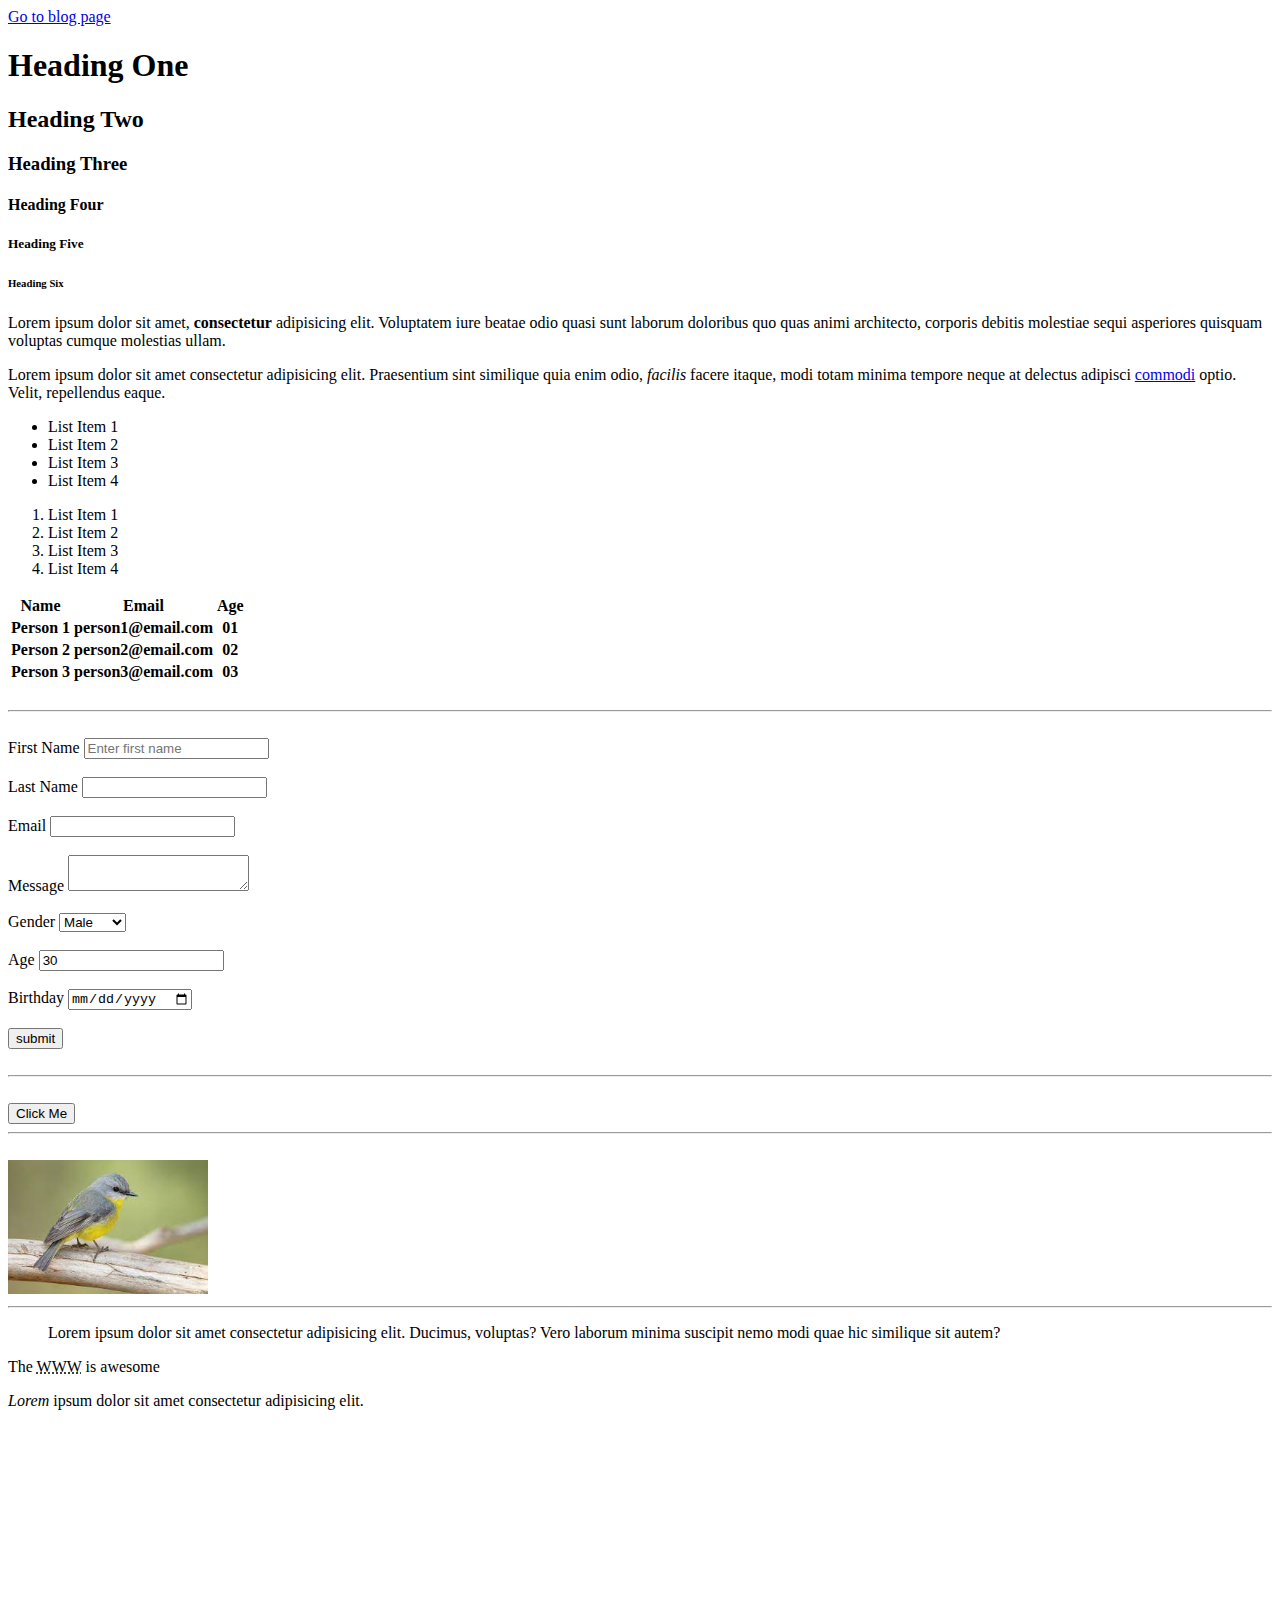
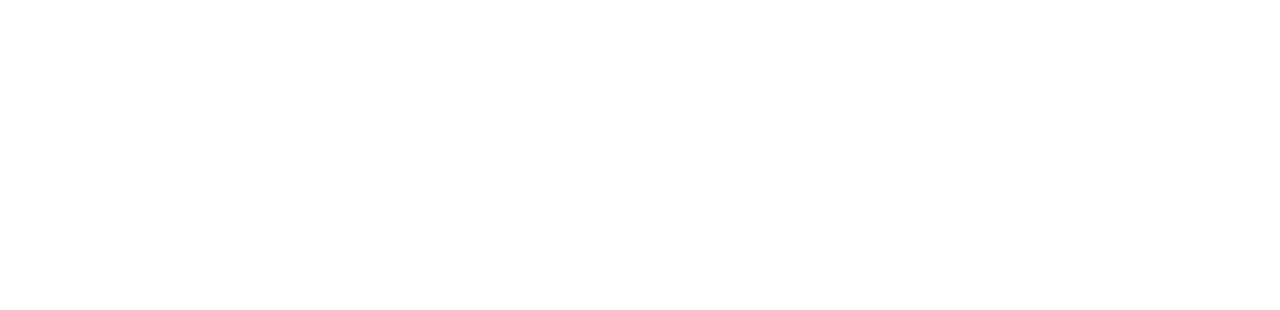
<file: index.html>
<!DOCTYPE html>
<html lang="en">
<head>
    <meta charset="UTF-8">
    <meta http-equiv="X-UA-Compatible" content="IE=edge">
    <meta name="viewport" content="width=device-width, initial-scale=1.0">
    <title>HTML Cheat Sheet</title>
</head>
<body>
    <a href="blog.html">Go to blog page</a>
    <!--Headings-->
    <h1>Heading One</h1>
    <h2>Heading Two</h2>
    <h3>Heading Three</h3>
    <h4>Heading Four</h4>
    <h5>Heading Five</h5>
    <h6>Heading Six</h6>

    <!--Paragrah-->
    <p>Lorem ipsum dolor sit amet, <strong>consectetur</strong> adipisicing elit. Voluptatem iure beatae odio quasi sunt laborum doloribus quo quas animi architecto, corporis debitis molestiae sequi asperiores quisquam voluptas cumque molestias ullam.</p>
    <p>Lorem ipsum dolor sit amet consectetur adipisicing elit. Praesentium sint similique quia enim odio, <em>facilis</em> facere itaque, modi totam minima tempore neque at delectus adipisci <a href="https://www.google.com/" target="_blank"> commodi</a> optio. Velit, repellendus eaque.</p>
    <!--Lists-->
    <ul>
        <li>List Item 1</li>
        <li>List Item 2</li>
        <li>List Item 3</li>
        <li>List Item 4</li>
    </ul>
    <ol>
        <li>List Item 1</li>
        <li>List Item 2</li>
        <li>List Item 3</li>
        <li>List Item 4</li>
    </ol>

    <!--Table-->
    <table>
        <thead>
            <tr>
                <th>Name</th>
                <th>Email</th>
                <th>Age</th>
            </tr>
        </thead>
        <tbody>
            <tr>                
                <th>Person 1</th>
                <th>person1@email.com</th>
                <th>01</th>
            </tr>
            <tr>                
                <th>Person 2</th>
                <th>person2@email.com</th>
                <th>02</th>
            </tr>
            <tr>                
                <th>Person 3</th>
                <th>person3@email.com</th>
                <th>03</th>
            </tr>
        </tbody>
    </table>
    <br>
    <hr>
    <br>
<!--Forms-->
<form action="process.php" method="GET"
<br>
<div>
<label>First Name</label>
<input type="text" name="firstName" placeholder="Enter first name">
</div>
<br>
<div>
<label>Last Name</label>
<input type="text" name="lastName">
</div>
<br>
<div>
<label>Email</label>
<input type="email" name="email">
</div>
<br>
<div>
<label>Message</label>
<textarea name="message"></textarea>
</div>
<br>
<div>
<label>Gender</label>
<select name="gender">
    <option value="male">Male</option>
    <option value="female">Female</option>
    <option value="other">Other</option>
</select>
</div>
<br>
<div>
<label>Age</label>
<input type="number" name="age" value="30">
</div>
<br>
<div>
<label>Birthday</label>
<input type="date" name="birthday" value="30">
</div>
<br>
<div>
<input type="submit" name="submit" value="submit">
</div>
</form>
<br>
<hr>
<br>
<!--Button-->
<button>Click Me</button>
<br>
<hr>
<br>
<!--Image-->
<a href="sample.jpg">
<img src="sample.jpg" alt="My Sample Image" width="200">
</a>
<br>
<hr>
<!--Quotations-->
<blockquote cite="https://www.google.com/">Lorem ipsum dolor sit amet consectetur adipisicing elit. Ducimus, voluptas? Vero laborum minima suscipit nemo modi quae hic similique sit autem?</blockquote>

<p>The <abbr title="World Wide Web">WWW</abbr> is awesome</p>

<p><cite>Lorem</cite> ipsum dolor sit amet consectetur adipisicing elit.</p>


<div style="margin-top:500px" </div>


</body>
</html>
</file>
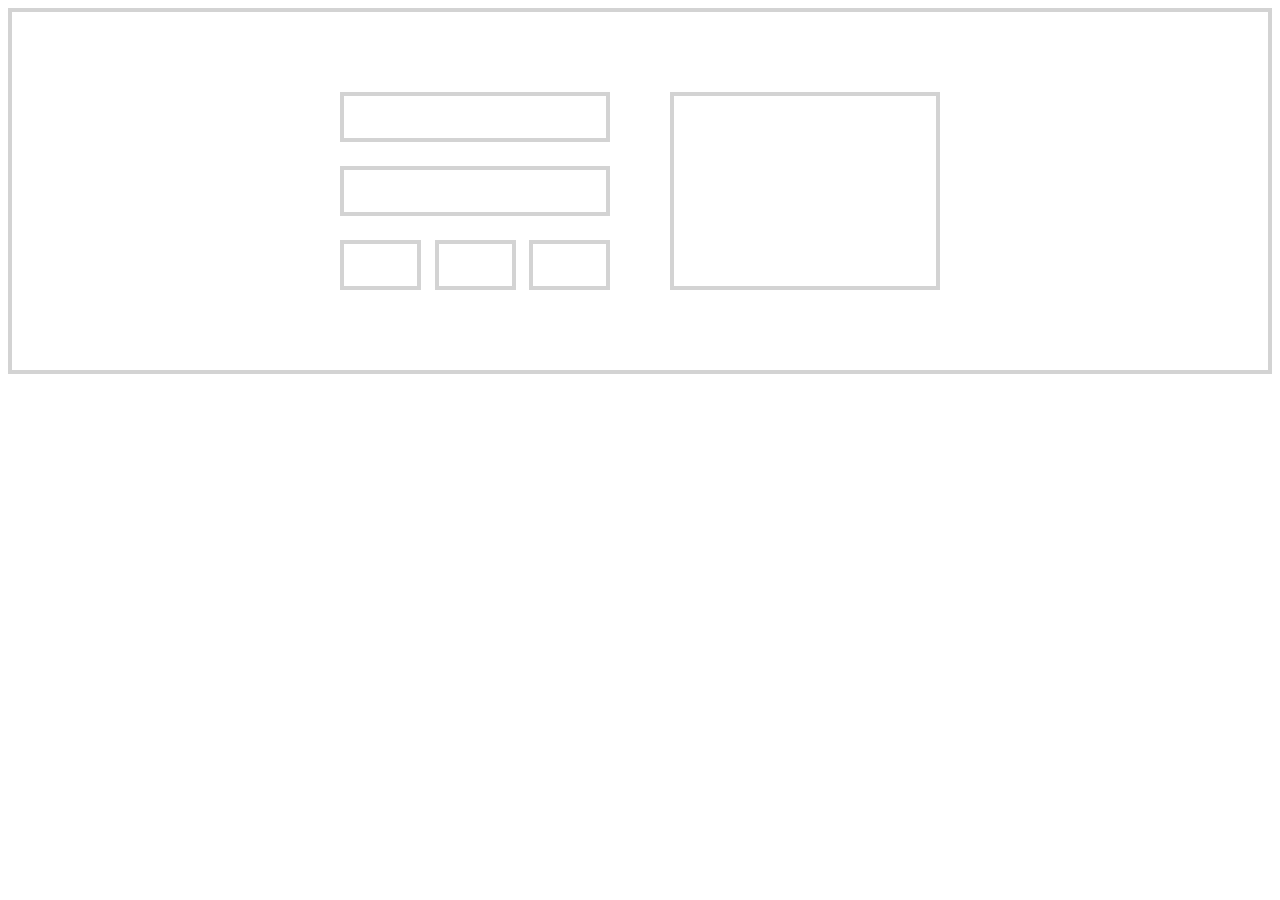
<file: cssbestpractise/index.html>
<!DOCTYPE html>
<html lang="en">
<head>
    <meta charset="UTF-8">
    <meta http-equiv="X-UA-Compatible" content="IE=edge">
    <meta name="viewport" content="width=device-width, initial-scale=1.0">
    <title>Document</title>
    <link rel="stylesheet" href="/cssbestpractise/styles.css">
</head>
<body>
    <div class="container">
        <div class="row">
        <div class="box-wrapper">
            <div class="box box-small"></div>
            <div class="box box-small"></div>

            <div class="tiny-wrapper">
                <div class="box box-tiny"></div>
                <div class="box box-tiny"></div>
                <div class="box box-tiny"></div>
            </div>
        </div>
            <div class=" box box-large"></div>
        </div>
        </div>
    </div> 
    </div>
</body>
</html>
</file>
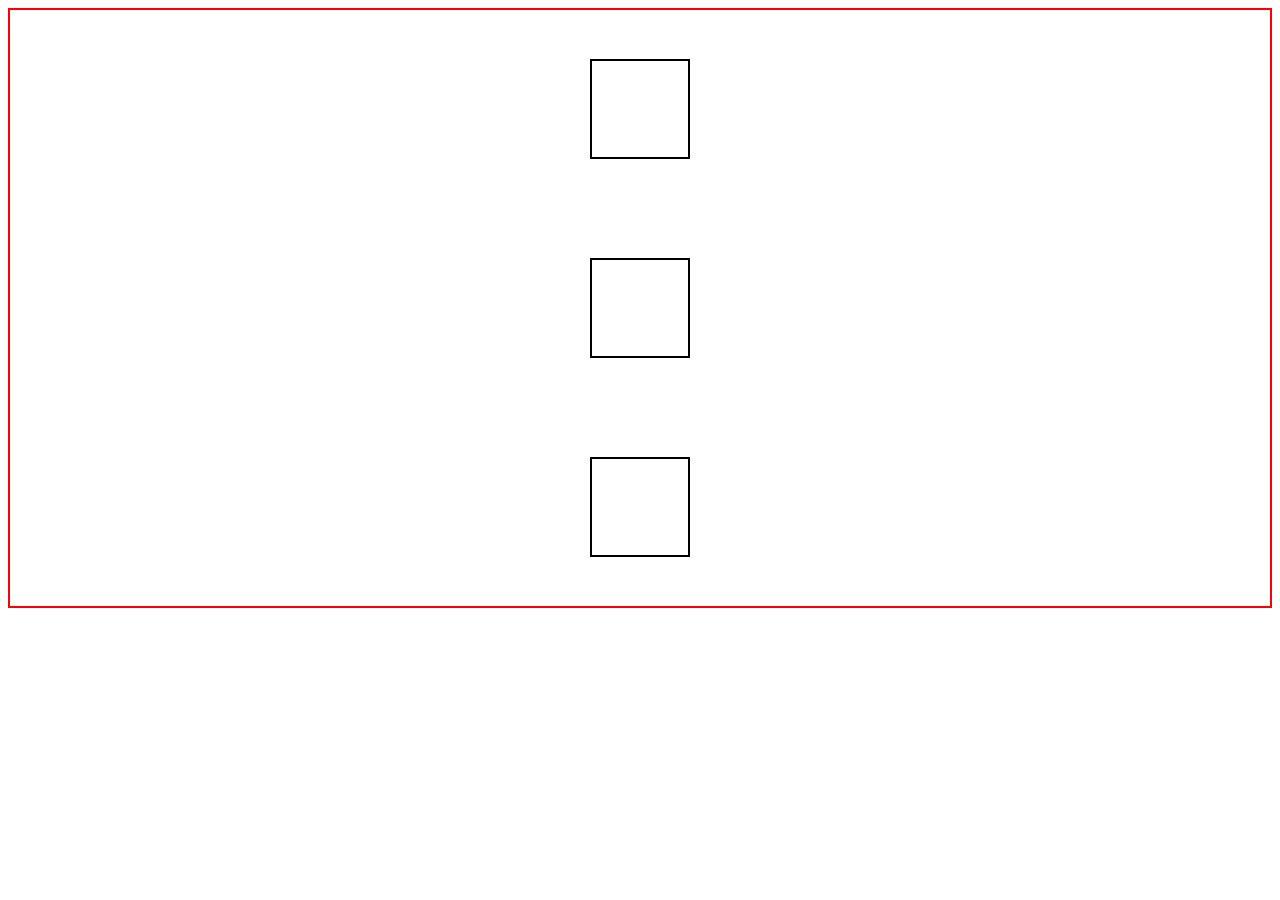
<file: flex/index.html>
<!DOCTYPE html>
<html lang="en">
<head>
    <meta charset="UTF-8">
    <meta http-equiv="X-UA-Compatible" content="IE=edge">
    <meta name="viewport" content="width=device-width, initial-scale=1.0">
    <title>Document</title>
    <link rel="stylesheet" href="./styles.css">
</head>
<body>
<div class="container">
    <div class="box"></div>
    <div class="box"></div>
    <div class="box"></div>
</div>
</body>
</html>
</file>
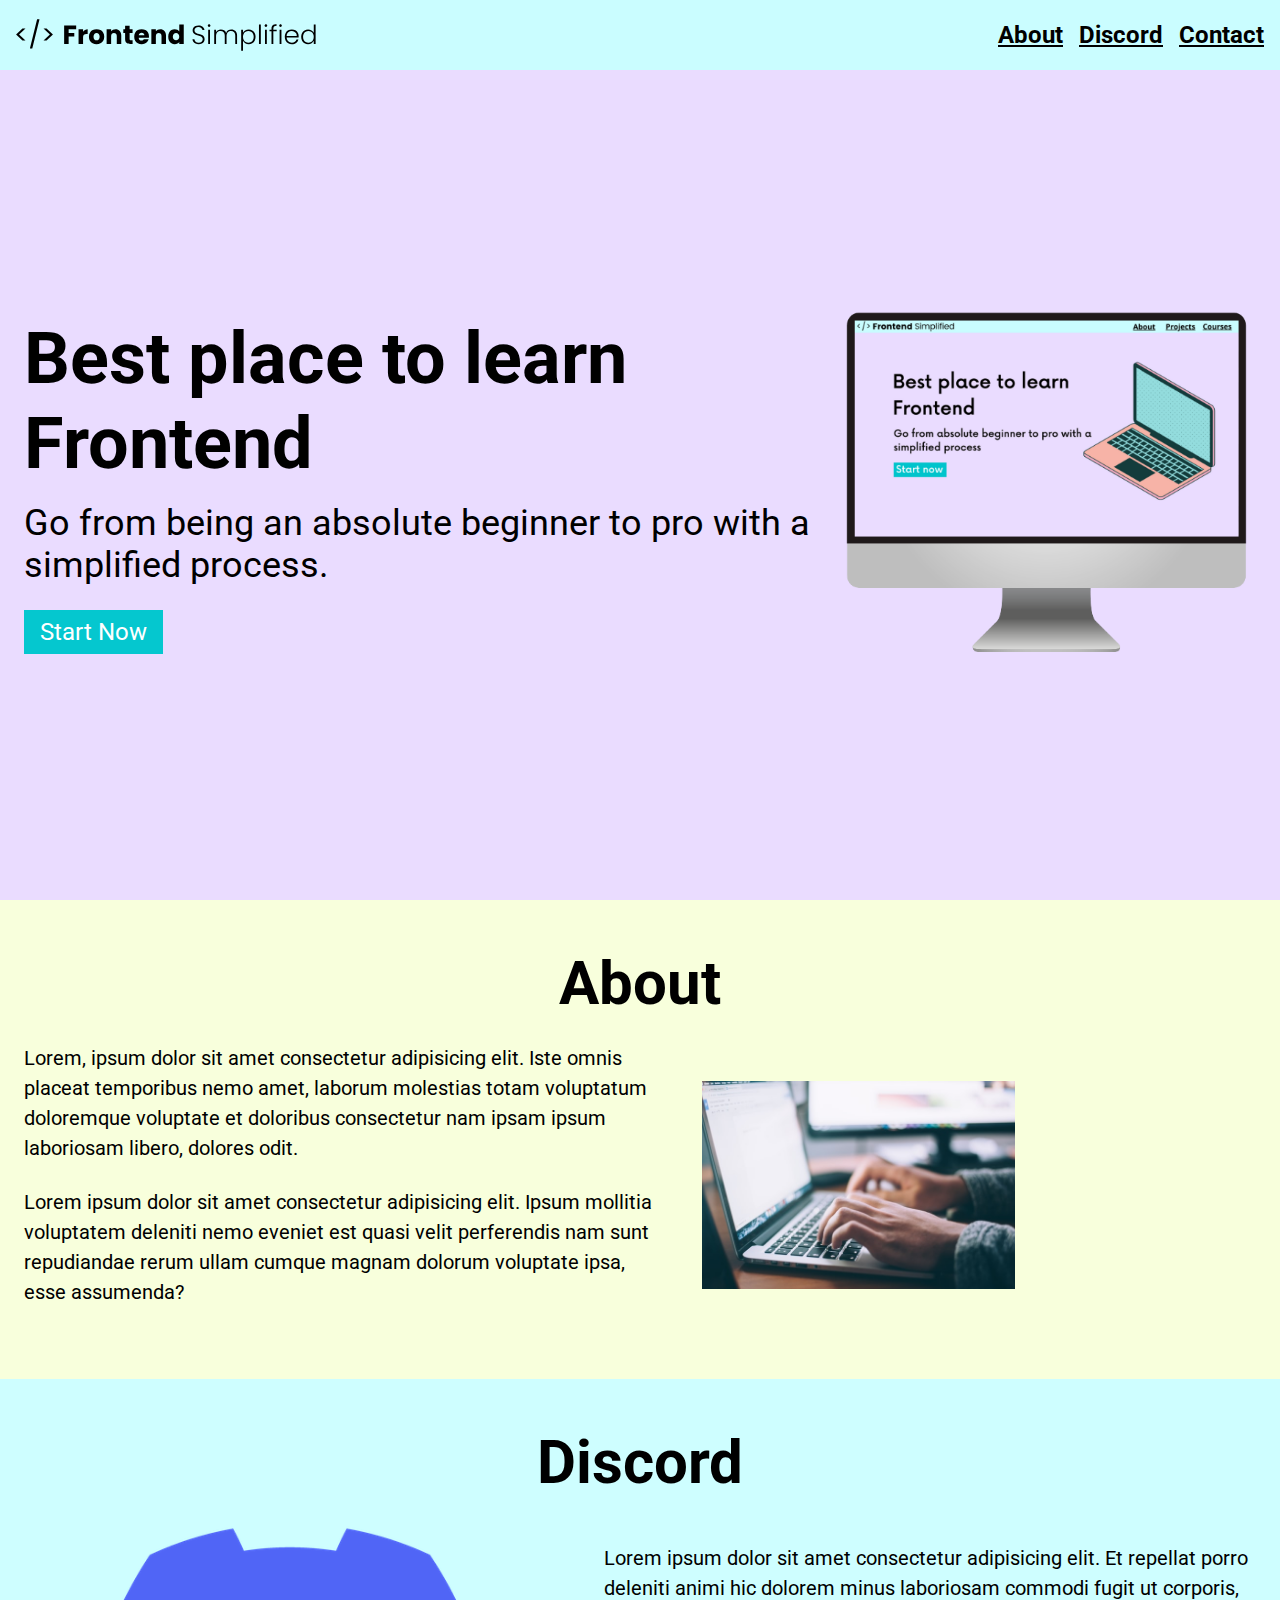
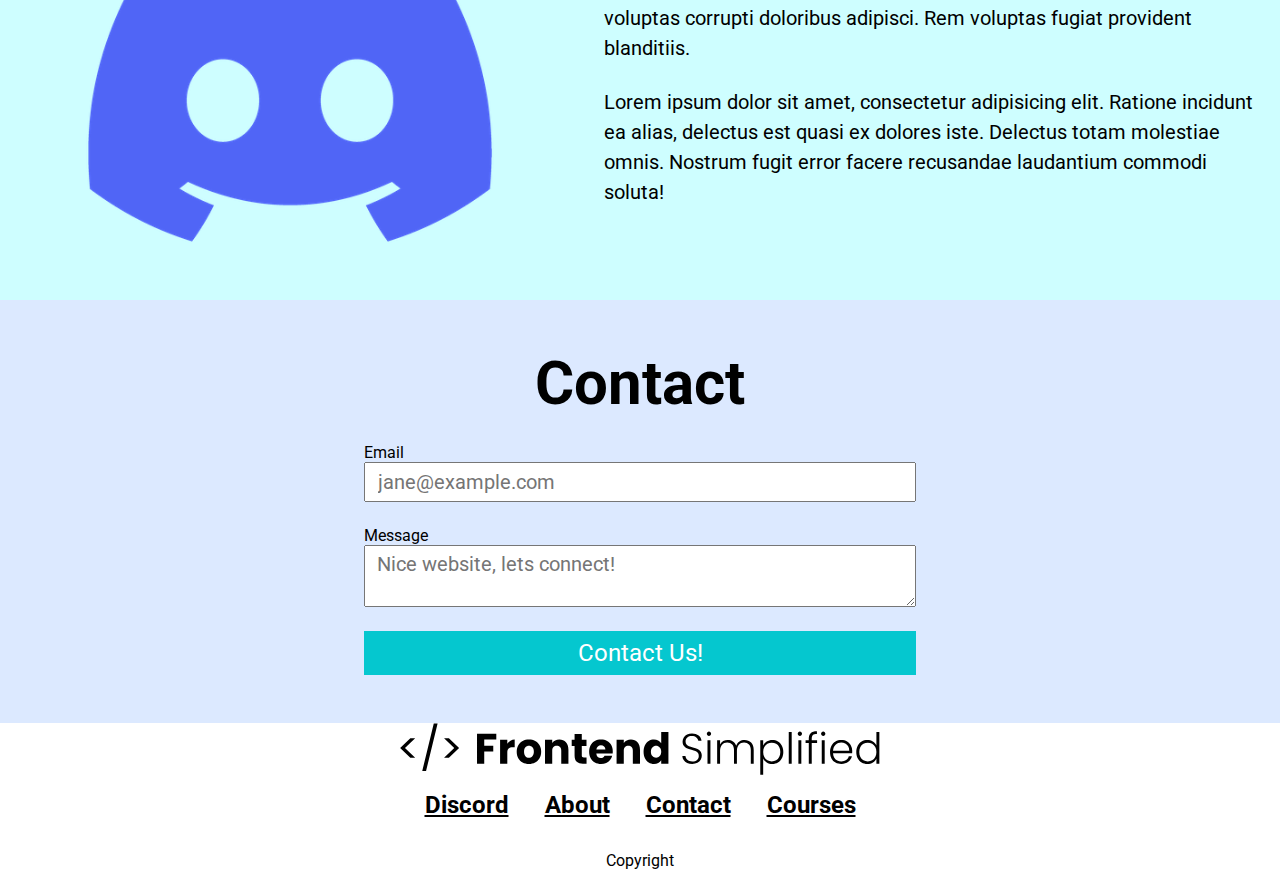
<file: htmltutorial/index.html>
<!DOCTYPE html>
<html lang="en">
<head>
    <meta charset="UTF-8">
    <meta http-equiv="X-UA-Compatible" content="IE=edge">
    <meta name="viewport" content="width=device-width, initial-scale=1.0">
    <title>Document</title> 
    <link rel="stylesheet" href="./style.css">
</head>
<body>
    <section>
        <nav>
            <img src="./assets/FES.svg" class="logo" alt="logo">
            <ul>
                <li><a href="#about">About</a></li>
                <li><a href="#discord">Discord</a></li>
                <li><a href="#contact">Contact</a></li>
            </ul>
        </nav>
        <header>
            <div class="row">
            <div class="home__description">
                <h1>Best place to learn Frontend</h1>
                <p class="subheader">Go from being an absolute beginner to pro with a simplified process.</p>
                <button class="home__description--button">Start Now</button>
            </div>
            <figure><img src="assets/laptop.png" alt="laptop"> </figure>
            </div>
        </header>
    </section>

    <main>
        <section id="about">
            <h2>About</h2>
            <div class="row">
            <div class="section__description">
                <div class="section__description--wrapper">
                    <p class="section__description--para">Lorem, ipsum dolor sit amet consectetur adipisicing elit. Iste omnis placeat temporibus nemo amet, laborum molestias totam voluptatum doloremque voluptate et doloribus consectetur nam ipsam ipsum laboriosam libero, dolores odit.</p>
                    <p class="section__description--para">Lorem ipsum dolor sit amet consectetur adipisicing elit. Ipsum mollitia voluptatem deleniti nemo eveniet est quasi velit perferendis nam sunt repudiandae rerum ullam cumque magnam dolorum voluptate ipsa, esse assumenda?</p>
                </div>
                <figure><img src="./assets/about.jpg" class="about__img--wrapper" alt="about"></figure>
            </div>
         </div>
        </section>
        <section id="discord">
            <h2>Discord</h2>
            <div class="row">
                <div class="section__description">
                <figure><img src="./assets/discord.png" alt="discord"></figure>
                <div class="section__description--wrapper">                
                    <p class="section__description--para">Lorem ipsum dolor sit amet consectetur adipisicing elit. Et repellat porro deleniti animi hic dolorem minus laboriosam commodi fugit ut corporis, voluptas corrupti doloribus adipisci. Rem voluptas fugiat provident blanditiis.</p>
                    <p class="section__description--para">Lorem ipsum dolor sit amet, consectetur adipisicing elit. Ratione incidunt ea alias, delectus est quasi ex dolores iste. Delectus totam molestiae omnis. Nostrum fugit error facere recusandae laudantium commodi soluta!</p>
                </div>
                </div>
            </div>
        </section>
        <section id="contact">
            <div class="row"></div>
                <h2>Contact</h2>
                <form action="">
                <span>Email</span>                
                <input type="email" placeholder="jane@example.com">
                    <span>Message</span>
                    <textarea type="text" placeholder="Nice website, lets connect!"></textarea>
                    <button>Contact Us!</button>
                </form>
            </div>
        </section>
    </main>
    
    <footer>
        <img class="footer__logo" src="./assets/FES.svg" alt="logo">
        <div class="footer__links">
            <a class="footer__link" href="#discord">Discord</a>
            <a class="footer__link" href="#about">About</a>
            <a class="footer__link" href="#contact">Contact</a>
            <a class="footer__link" href="#courses">Courses</a>
        </div>
        <p>Copyright</p>
    </footer>
</body>
</html>
</file>
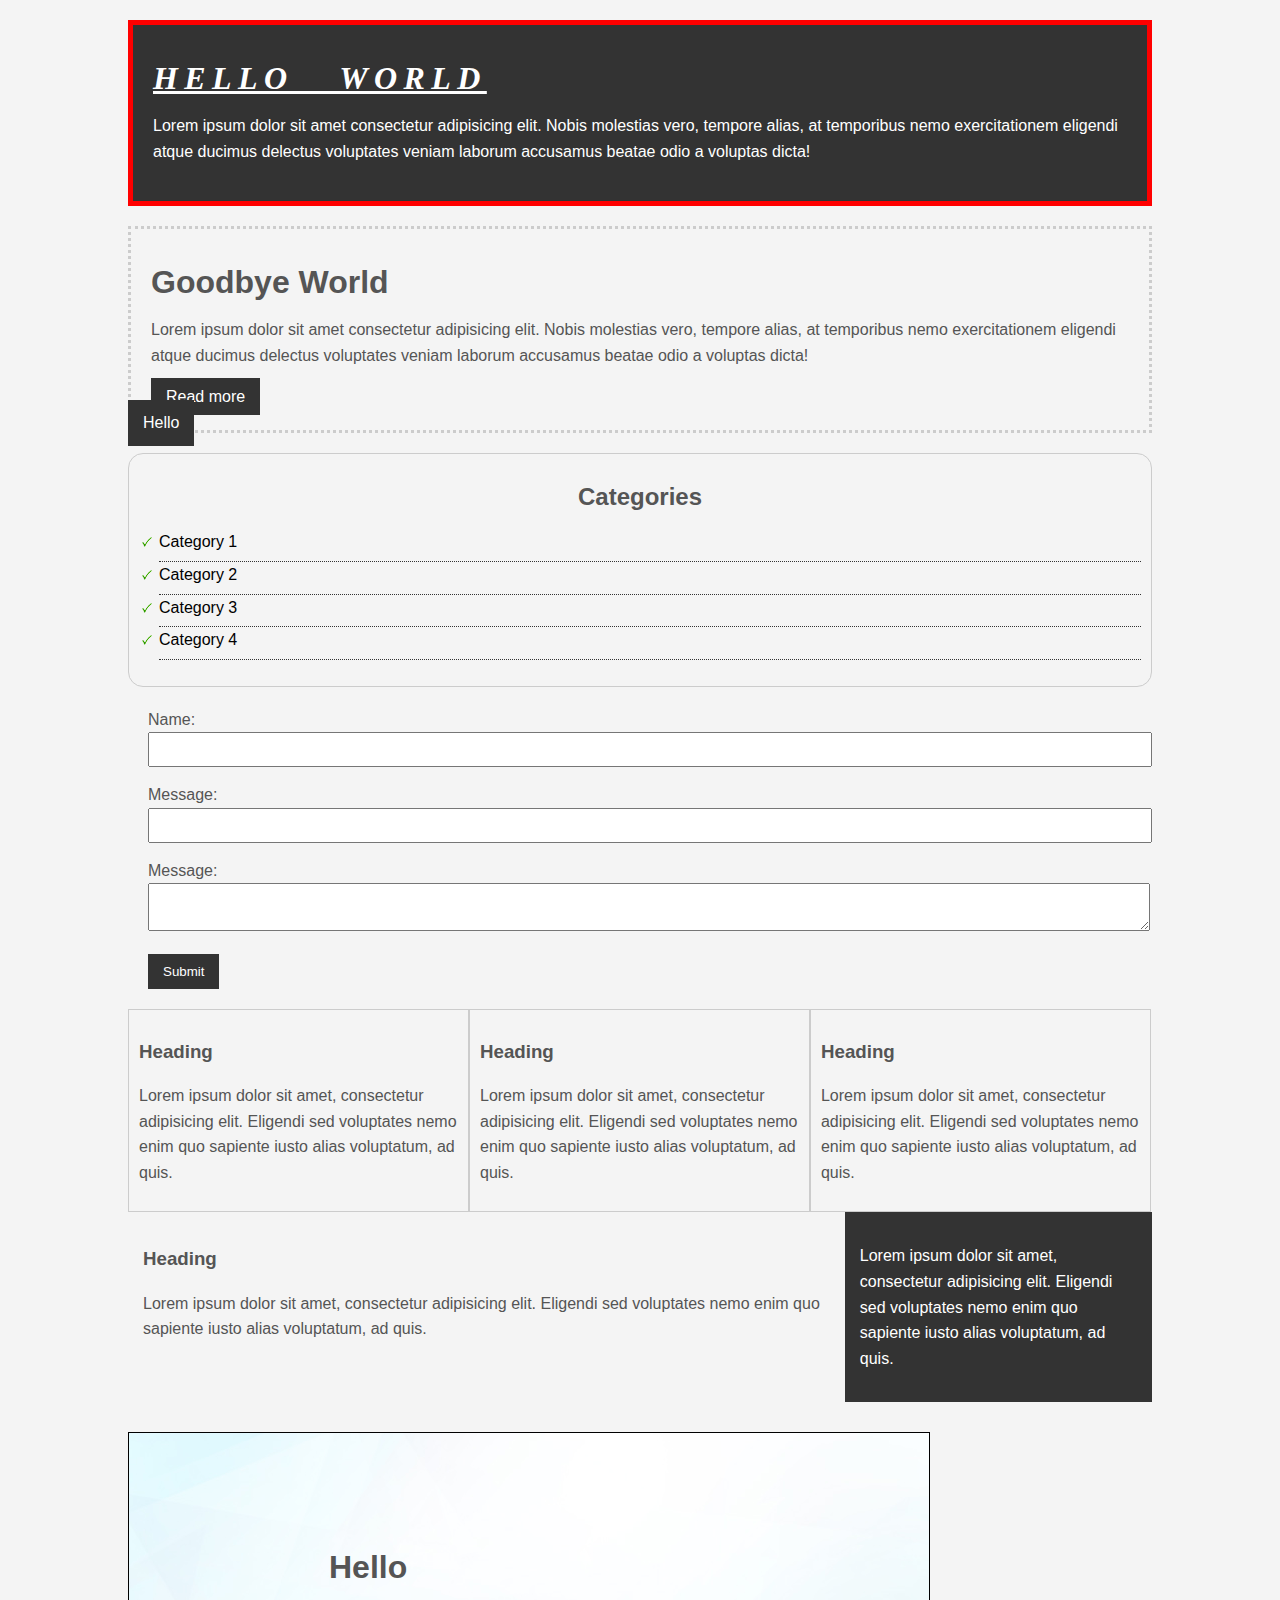
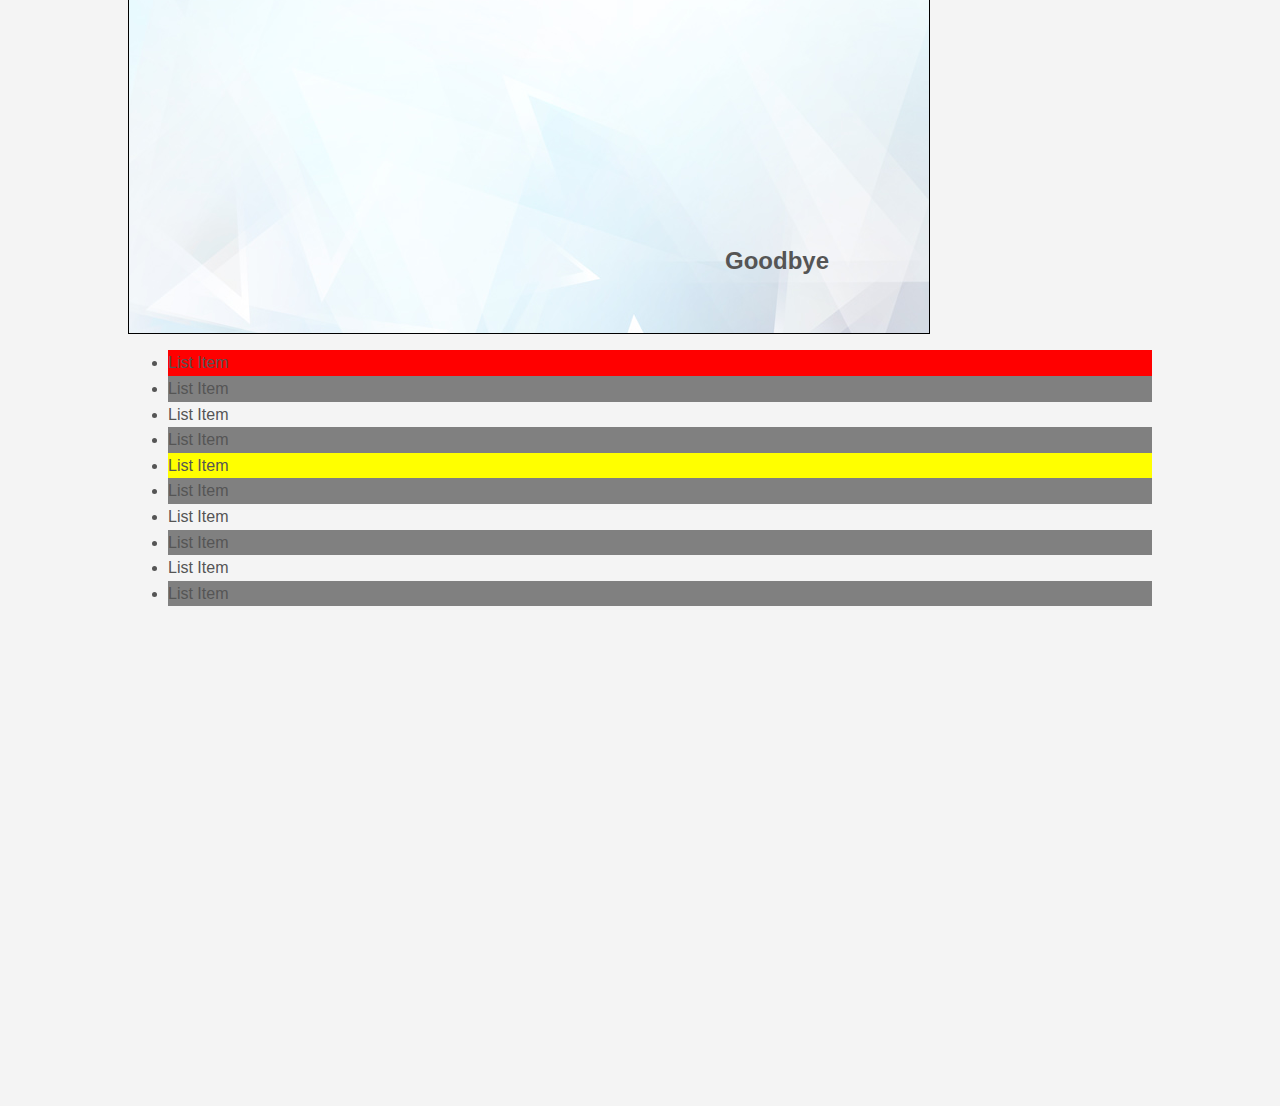
<file: css/csscheatsheet/index.html>
<!DOCTYPE html>
<html lang="en">
<head>
    <meta charset="UTF-8">
    <meta http-equiv="X-UA-Compatible" content="IE=edge">
    <meta name="viewport" content="width=device-width, initial-scale=1.0">
    <title>CSS Cheat Sheet</title>
    <link rel="stylesheet" type="text/css" href="css/style.css"
</head>
<body>
    <div class="container">
        <div class="box-1">
        <h1>Hello World</h1>
        <p>Lorem ipsum dolor sit amet consectetur adipisicing elit. Nobis molestias vero, tempore alias, at temporibus nemo exercitationem eligendi atque ducimus delectus voluptates veniam laborum accusamus beatae odio a voluptas dicta!</p>
        </div>

        <div class="box-2">
            <h1>Goodbye World</h1>
            <p>Lorem ipsum dolor sit amet consectetur adipisicing elit. Nobis molestias vero, tempore alias, at temporibus nemo exercitationem eligendi atque ducimus delectus voluptates veniam laborum accusamus beatae odio a voluptas dicta!</p>
            <a class="button" href="">Read more</a>
        </div>

        <div class="categories">
            <h2>Categories</h2>
            <ul>
                <li><a href="#">Category 1</a></li>
                <li><a href="#">Category 2</a></li>
                <li><a href="#">Category 3</a></li>
                <li><a href="https://www.google.com/">Category 4</a></li>
            </ul>
        </div>

        <form class="my-form">
            <div class="form-group">
                <label>Name: </label>
                <input type="text" name="name">
            </div>
            <div class="form-group">
                <label>Message: </label>
                <input type="text" name="email">
            </div>
            <div class="form-group">
                <label>Message: </label>
                <textarea name="message"></textarea>
            </div>
            <input class="button" type="submit" value="Submit" name="">
        
        </form>

        <div class="block">
            <h3>Heading</h3>
            <p>Lorem ipsum dolor sit amet, consectetur adipisicing elit. Eligendi sed voluptates nemo enim quo sapiente iusto alias voluptatum, ad quis. </p>
        </div>
        <div class="block">
            <h3>Heading</h3>
            <p>Lorem ipsum dolor sit amet, consectetur adipisicing elit. Eligendi sed voluptates nemo enim quo sapiente iusto alias voluptatum, ad quis. </p>
        </div>
        <div class="block">
            <h3>Heading</h3>
            <p>Lorem ipsum dolor sit amet, consectetur adipisicing elit. Eligendi sed voluptates nemo enim quo sapiente iusto alias voluptatum, ad quis. </p>
        </div>

        <div class="clr"></div>
        
        <div id="main-block">
            <h3>Heading</h3>
            <p>Lorem ipsum dolor sit amet, consectetur adipisicing elit. Eligendi sed voluptates nemo enim quo sapiente iusto alias voluptatum, ad quis. </p>
        </div>

        <div id="sidebar">
            <p>Lorem ipsum dolor sit amet, consectetur adipisicing elit. Eligendi sed voluptates nemo enim quo sapiente iusto alias voluptatum, ad quis. </p>
        </div>

        <div class="clr">  </div>

        <div class="p-box">
            <h1>Hello</h1>
            <h2>Goodbye</h2>
        </div>

        <ul class="my-list">
            <li>List Item</li>
            <li>List Item</li>
            <li>List Item</li>
            <li>List Item</li>
            <li>List Item</li>
            <li>List Item</li>
            <li>List Item</li>
            <li>List Item</li>
            <li>List Item</li>
            <li>List Item</li>
        </ul>


    <div><!--./Container-->
    
    <a class="fix-me button" href="">Hello</a>
    
    <div style="margin-top:500px"></div>
    
</body>
</html>
</file>
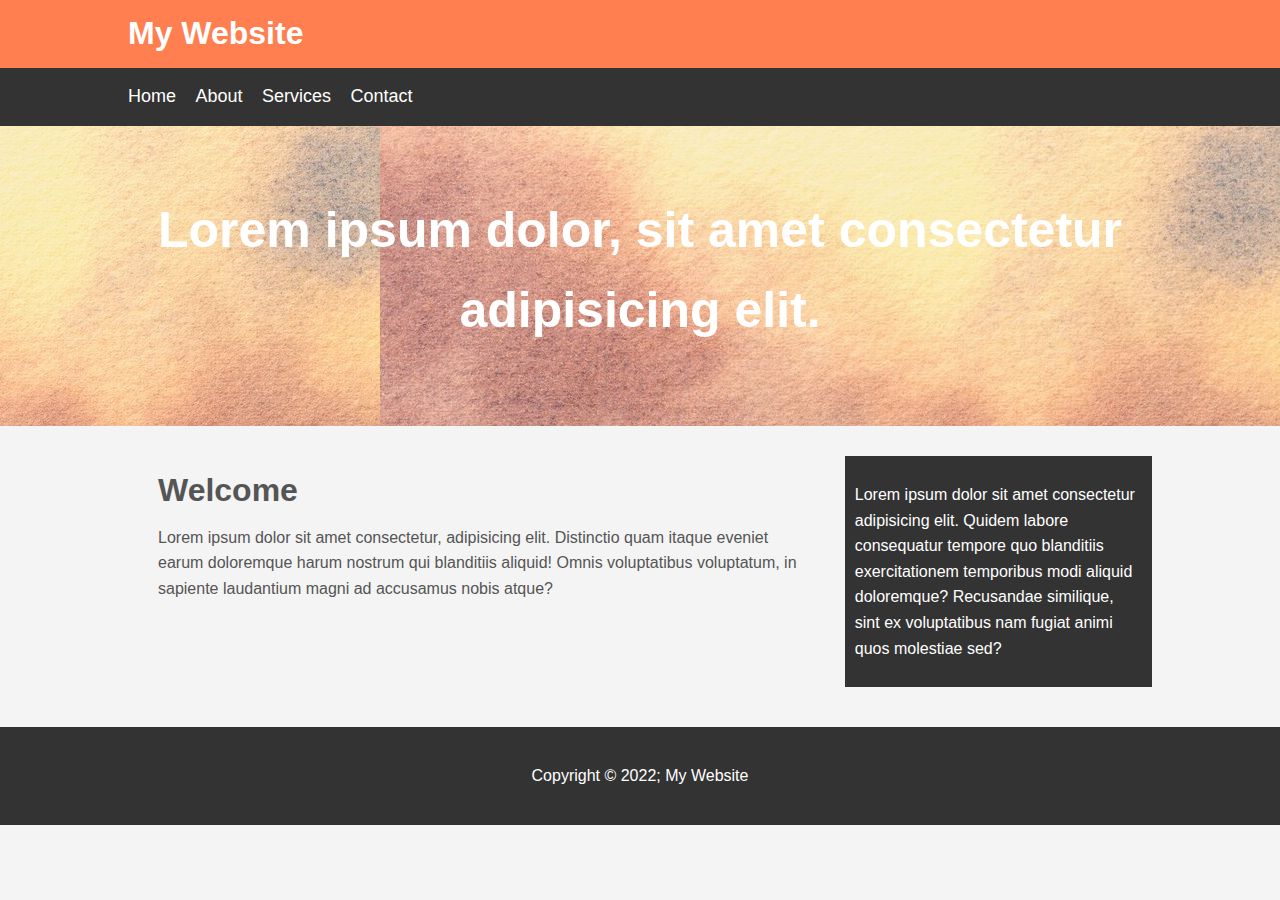
<file: css/mywebsite/index.html>
<!DOCTYPE html>
<html lang="en">
<head>
    <meta charset="UTF-8">
    <meta http-equiv="X-UA-Compatible" content="IE=edge">
    <meta name="viewport" content="width=device-width, initial-scale=1.0">
    <title>My Website</title>
    <link rel="stylesheet" type="text/css" href="css/style.css"
</head>
<body>
<header id="main-header">
    <div class="container">
        <h1>My Website</h1>
    </div>
</header>

    <nav id="navbar">
        <div class="container">
            <ul>
                <li><a href="#">Home</a></li>
                <li><a href="#">About</a></li>
                <li><a href="#">Services</a></li>
                <li><a href="#">Contact</a></li>
            </ul>
        </div>
    </nav>

    <section id="showcase">
        <div class="container">
            <h1>Lorem ipsum dolor, sit amet consectetur adipisicing elit.</h1>
        </div>
    </section>

    <div class="container">
        <section id="main">
            <h1>Welcome</h1>
            <p>Lorem ipsum dolor sit amet consectetur, adipisicing elit. Distinctio quam itaque eveniet earum doloremque harum nostrum qui blanditiis aliquid! Omnis voluptatibus voluptatum, in sapiente laudantium magni ad accusamus nobis atque?</p>
        </section>

        <aside id="sidebar">
            <p>Lorem ipsum dolor sit amet consectetur adipisicing elit. Quidem labore consequatur tempore quo blanditiis exercitationem temporibus modi aliquid doloremque? Recusandae similique, sint ex voluptatibus nam fugiat animi quos molestiae sed?</p>
        </aside>
    </div>

    <footer id="main-footer">
        <p>Copyright &copy; 2022; My Website</p>
    </footer>
</body>
</html>
</file>
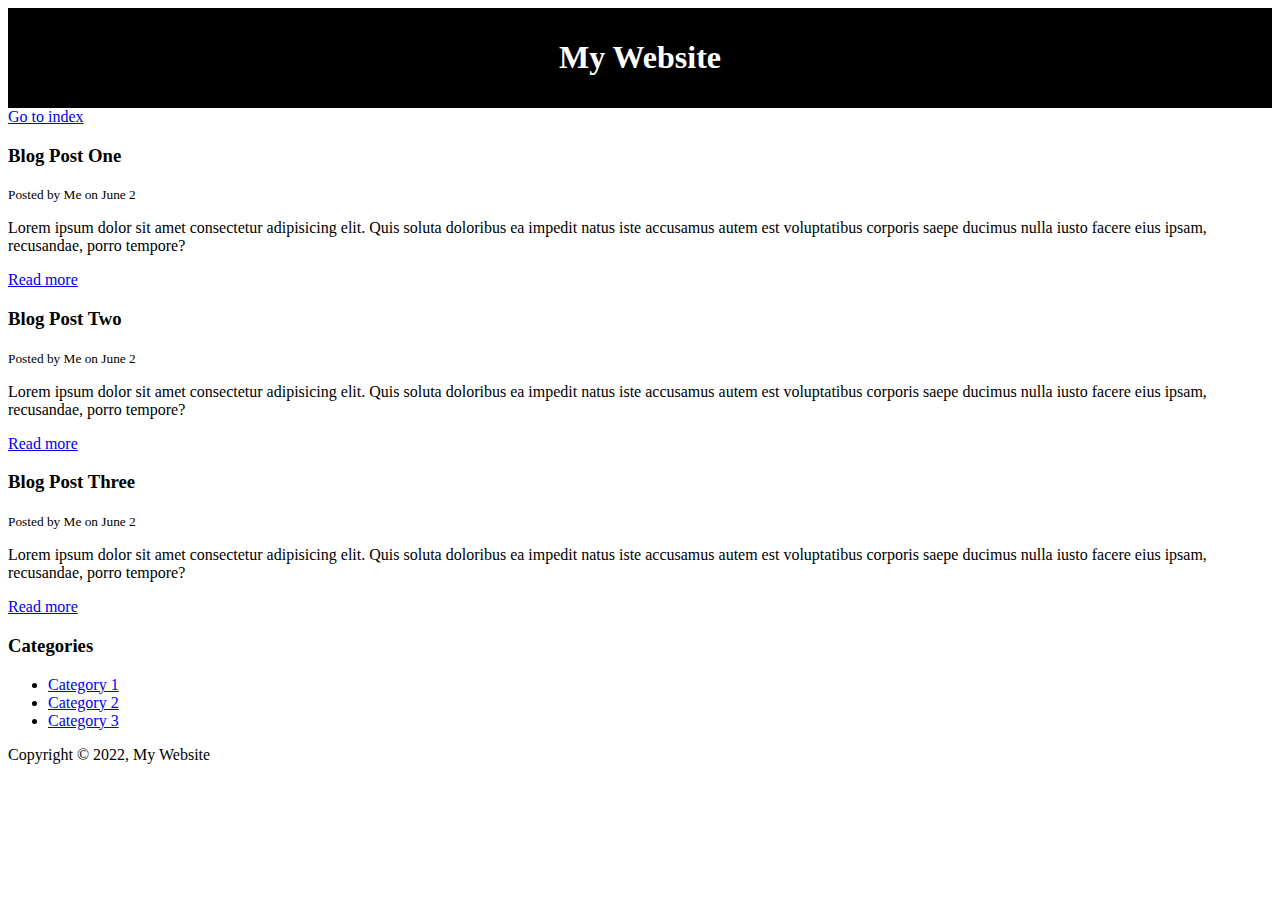
<file: blog.html>
<!DOCTYPE html>
<html lang="en">
<head>
    <meta charset="UTF-8">
    <meta http-equiv="X-UA-Compatible" content="IE=edge">
    <meta name="viewport" content="width=device-width, initial-scale=1.0">
    <title>My Blog</title>
    <meta name="description" content="My awesome blog">
    <meta name="keywords" content="web design blog, web dev blog, traversy media">
    <style type="text/css">
        #main-header{
        text-align:center;
        background-color:black;
        color:white;
        padding:10px;  
    }
    </style>
</head>
<body>
    <header id="main-header">
        <h1>My Website</h1>
    </header>
    <a href="index.html">Go to index</a>

    <section>
        <article class="post">
            <h3>Blog Post One</h3>
            <small>Posted by Me on June 2</small>
            <p>Lorem ipsum dolor sit amet consectetur adipisicing elit. Quis soluta doloribus ea impedit natus iste accusamus autem est voluptatibus corporis saepe ducimus nulla iusto facere eius ipsam, recusandae, porro tempore?</p>
            <a href="post.html">Read more</a>
        
        </article>
        <article class="post">
            <h3>Blog Post Two</h3>
            <small>Posted by Me on June 2</small>
            <p>Lorem ipsum dolor sit amet consectetur adipisicing elit. Quis soluta doloribus ea impedit natus iste accusamus autem est voluptatibus corporis saepe ducimus nulla iusto facere eius ipsam, recusandae, porro tempore?</p>
            <a href="post.html">Read more</a>
        </article>
        <article class="post">
            <h3>Blog Post Three</h3>
            <small>Posted by Me on June 2</small>
            <p>Lorem ipsum dolor sit amet consectetur adipisicing elit. Quis soluta doloribus ea impedit natus iste accusamus autem est voluptatibus corporis saepe ducimus nulla iusto facere eius ipsam, recusandae, porro tempore?</p>
            <a href="post.html">Read more</a>
        </article>
    </section>
    <aside>
        <h3>Categories</h3>
        <nav>
        <ul>
            <li><a href="#">Category 1</a></li>
            <li><a href="#">Category 2</a></li>
            <li><a href="#">Category 3</a></li>
        </ul>
        </nav>
    </aside>

    <footer id="main-footer">
        <p>Copyright &copy; 2022, My Website</p>
    </footer>
</body>
</html>
</file>
<file: cssbestpractise/styles.css>
* {
    box-sizing: border-box;
}

.container {
    border: 4px solid lightgray;
    padding: 80px  24px 80px 24px ;
}

.row {
    width: 100%;
    max-width: 600px;
    margin: 0 auto -24px auto;
    display: flex;
    justify-content: space-between;
}

.box {
    border: 4px solid lightgray;
    margin-bottom: 24px;
}

.box-small {
    height: 50px;
}

.box-tiny {
    width: 30%;
    height: 50px;
}

.tiny-wrapper {
    display: flex;
    justify-content: space-between;
}

.box-wrapper {
    width: 45%;
    display: flex;
    flex-direction: column;
}

.box-large {
    width: 45%;
}
</file>
<file: flex/styles.css>
* {
    box-sizing: border-box;
}

.container{
    width: 100%;
    height: 600px;
    border: 2px solid red;
    display: flex;
    flex-direction: column;
    align-items: center;
    justify-content: space-around;    
}

.box{
    width: 100px;
    height: 100px;
    border: 2px solid black;
}
</file>
<file: htmltutorial/style.css>
@import url('https://fonts.googleapis.com/css2?family=Roboto:wght@300;400;700&display=swap');


* {
    padding: 0;
    margin: 0;
    box-sizing: border-box;
    font-family: 'Roboto', sans-serif;
}

nav {
    height: 70px;
    display: flex;
    justify-content: space-between;
    align-items: center;
    padding: 0 16px;
    background-color: #cafdff;
}

header {
    background-color: #eadcff;
    height: calc(100vh - 70px);
    padding: 24px;
    display: flex;
    align-items: center;
    justify-content: center;    
}

h1 {
    font-size: 72px;
}

.subheader {
    font-size: 36px;
    margin: 16px 0 24px 0;
}

button {
    background-color: #05c7cf;
    color: white;
    border: none;
    padding: 8px 16px;
    font-size: 24px;
}

a {
    color: #000;
    font-size: 24px;
    font-weight: bold;
}

.logo {
    width: 300px;
}

ul {
    display: flex;
}

li {
    list-style-type: none;
    padding-left: 16px;
}

.row {
    width: 100%;
    max-width: 1300px;
    margin: 0 auto;
    display: flex;
    align-items: center;
    justify-content: center;
}

#about,
#discord,
#contact,
#footer {
    padding: 48px 0;
}

/*  

ABOUT 

*/

#about {
background-color: #f8ffdc;
}

h2 {
    font-size: 60px;
    text-align: center;
    margin-bottom: 24px;
}

.section__description {
    display: flex;
    justify-content: center;
    align-items: center;
}

.about__img--wrapper {
    width: 60%;
    padding: 0 24px;
}

img {
    width: 100%;
}

.section__description--wrapper {
    width: 60%;
    padding: 0 24px;
}

.section__description--para {
    font-size: 20px;
    line-height: 1.5;
    margin-bottom: 24px;
}

/*  

DISCORD 

*/

#discord {
    background-color: #cefeff;
}

/*  

CONTACT 

*/

#contact {
    background-color: #dce9ff;
}

form {
    width: 100%;
    max-width: 600px;
    display: flex;
    flex-direction: column;
    margin: 0 auto;
    padding: 0 24px;
}

input, textarea {
    margin-bottom: 24px;
    font-size: 20px;
    padding: 6px 12px;
}

/*  

FOOTER 

*/

footer {
    border-color: #aaf5ff;
    display: flex;
    flex-direction: column;
    align-items: center;

}

.footer__logo {
    max-width: 480px;
    margin-bottom: 16px;
}

.footer__links {
    margin-bottom: 32px;
}

.footer__link {
    padding: 0 16px;
}

/*  SMALL PHONES, TABLETS, LARGE SMARTPHONES */

@media (max-width: 728px) {
    .row {
        flex-direction: column;
    }

    .home__description {
        margin-bottom: 24px;
        display: flex;
        flex-direction: column;
        align-items: center;
    }

    .home__description--button {
        min-width: 240px;
    }

    h1 {
        text-align: center;
        font-size: 60px;
    }

    .subheader {
        text-align: center;
        font-size: 28px;
    }

    ul {
        display: none;
    }

    .section__description {
        flex-direction: column;
    }

    .section__description--wrapper {
        width: 100%;
    }

    .about__img--wrapper {
        width: 100%;
    }

    #discord .section__description {
        flex-direction: column-reverse;
    }

    footer {
        padding: 48px 24px;
    }

    .footer__logo {
        max-width: 360px;
    }

    .footer__link {
        padding: 0 4px;
        font-size: 18px;
    }


}
</file>
<file: css/csscheatsheet/css/style.css>
body{
    background-color: #f4f4f4;
    color:#555555;

    font-family: Arial, Helvetica, sans-serif;
    font-size: 16px;
    font-weight: normal;
    /* Same as above */
    font: normal 16px Arial, Helvetica, sans-serif;

    line-height:1.6em;
    margin: 0;
}

a{
    text-decoration: none;
    color:#000;
}

a:hover{
    color:red;
}

a:active{
    color:green;
}

.container{
    width:80%;
    margin:auto
}

.button{
    background-color: #333;
    color:#fff;
    padding: 10px 15px;
    border:none;
}

.clr{
    clear:both;
}

.button:hover{
    background:red;
    color:#fff;
}
.box-1{
    background-color: #333;
    color:#fff;

    border-right:5px red solid;
    border-left: 5px red solid;
    border-top: 5px red solid;
    border-bottom: 5px red solid;
    /* Same as above */
    border: 5px red solid;
    border-width: 3px;
    border-bottom-width: 10px;
    border-top-style:dotted;

    border:5px red solid;
    padding:20px;
    margin-top:20px;
    margin:20px 0;
}
.box-1 h1{
    font-family:Tahoma;
    font-weight:800;
    font-style:italic;
    text-decoration: underline;
    text-transform:uppercase;
    letter-spacing: 0.2em;
    word-spacing:1em;

}

.box-2{
    border:3px dotted #ccc;
    padding:20px;
    margin:20px 0
}

.categories{
    border: 1px #ccc solid;
    padding: 10px;
    border-radius:15px;
}

.categories h2{
    text-align:center;
}

.categories ul{
    padding: 0;
    padding-left:20px;
    list-style:square;
    list-style:none;
}

.categories li{
    padding-bottom:6px;
    border-bottom:dotted 1px #333;
    list-style-image: url('../images/check.png')
}

.my-form{
    padding: 20px;
}

.my-form .form-group{
    padding-bottom: 15px;
}

.my-form label{
    display:block;

}

.my-form input[type="text"], .my-form textarea{
    padding: 8px;
    width: 100%;
}

.block{
    float:left;
    width:33.3%;
    border:1px solid #ccc;
    padding:10px;
    box-sizing: border-box;
}

#main-block{
    float:left;
    width:70%;
    padding:15px;
    box-sizing: border-box;
}
#sidebar{
    float:right;
    width: 30%;
    background-color: #333;
    color:#fff;
    padding:15px;
    box-sizing: border-box;
}

.p-box{
    width:800px;
    height:500px;
    border:1px solid #000;
    margin-top: 30px;
    position: relative;
    background-image:url('../images/bgimage.jpg');

    background-repeat: no-repeat;
    background-position: 100px 200px;
    background-position: center top ;
}

.p-box  h1{
    position:absolute;
    top:100px;
    left:200px;
}

.p-box h2{
    position:absolute;
    bottom:40px;
    right:100px;
}

.fix-me{
    position:fixed;
    top:400px;
}

.my-list li:first-child{
    background: red;
}

.my-list li:last-child{
    background: blue;
}

.my-list li:nth-child(5){
    background: yellow;
}

.my-list li:nth-child(even){
    background: grey;
}
</file>
<file: css/mywebsite/css/style.css>
body{
    background-color: #f4f4f4;
    color:#555;
    font-family:Arial, Helvetica, sans-serif;
    font-size: 16px;
    line-height: 1.6em;
    margin:0;
}

.container{
    width:80%;
    margin:auto;
    overflow:hidden;
}

#main-header{
    background-color: coral;
    color:#fff;
}

#navbar{
    background-color: #333;
    color:#fff;
}

#navbar ul{
    padding:0;
    list-style: none;
}

#navbar li{
    display:inline;
}

#navbar a{
    color:#fff;
    text-decoration: none;
    font-size: 18px;
    padding-right: 15px;
}

#showcase{
    background-image: url(../images/showcase.jpg);
    background-position: center right;
    min-height: 300px;
    margin-bottom: 30px;
    text-align: center;
}

#showcase h1{
    color:#fff;
    font-size: 50px;
    line-height: 1.6em;
    padding-top: 30px;
}

#main{
    float:left;
    width:70%;
    padding:0 30px;
    box-sizing: border-box;
}

#sidebar{
    float:right;
    width:30%;
    background: #333;
    color:#fff;
    padding: 10px;
    box-sizing: border-box;
}

#main-footer{
    background: #333;
    color:#fff;
    text-align: center;
    padding: 20px;
    margin-top: 40px;
}

@media(max-width:600px){
    #main{
        width:100%;
        float:none;
    }

    #sidebar{
        width:100%;
        float:none;
    }
}
</file>
